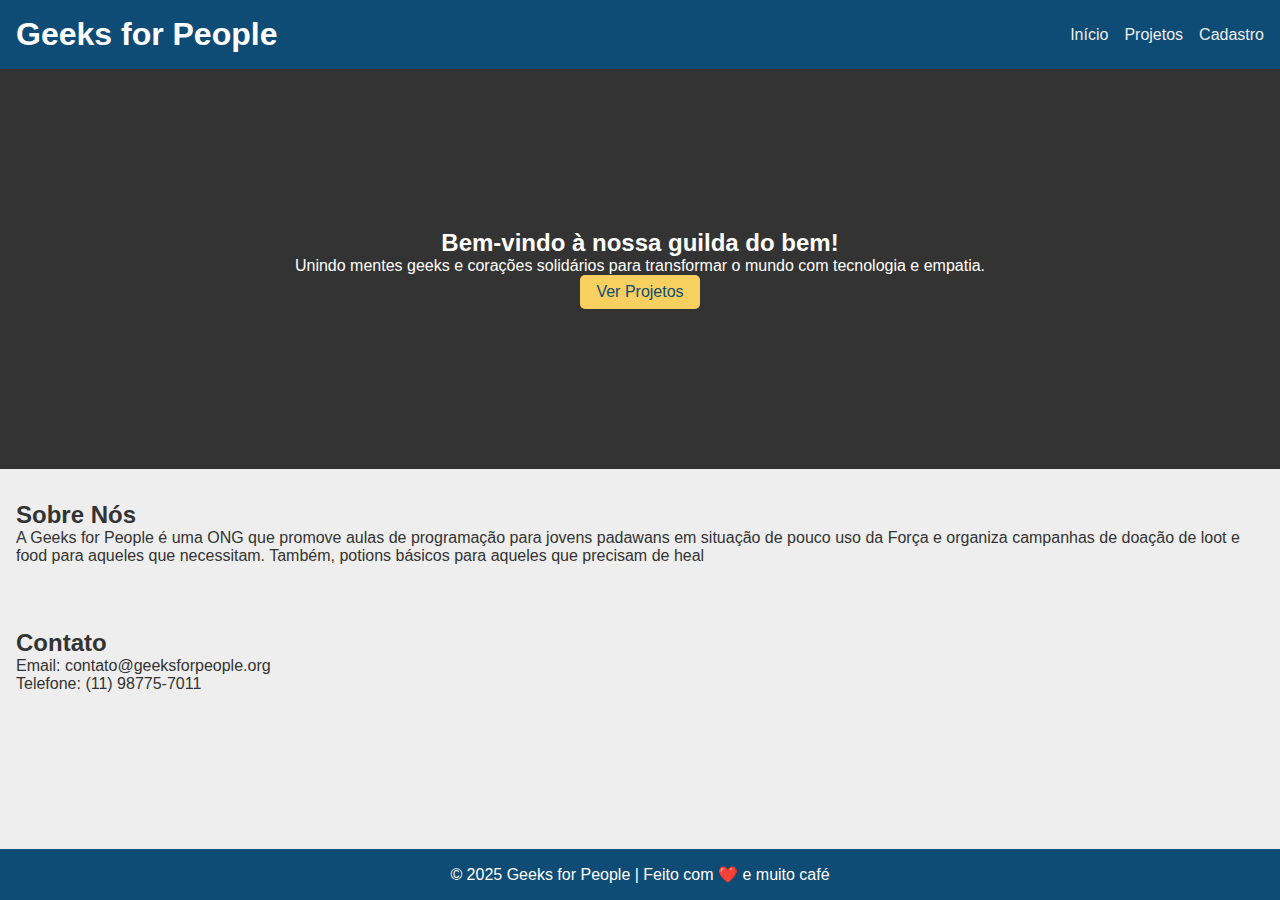
<file: Experiencia pratica 1/index.html>
<!DOCTYPE html>
<html lang="pt-BR">
<head>
    <meta charset="UTF-8">
    <meta name="viewport" content="width=device-width, initial-scale=1.0">
    <title>Geeks for People - Início</title>
    <link rel="stylesheet" href="assets/css/styles.css">
</head>
<body>
    <header>
        <h1>Geeks for People</h1>
        <nav>
            <ul>
                <li><a href="index.html">Início</a></li>
                <li><a href="projetos.html">Projetos</a></li>
                <li><a href="cadastro.html">Cadastro</a></li>
            </ul>
        </nav>
    </header>

    <main>
        <section class="hero">
            <h2>Bem-vindo à nossa guilda do bem!</h2>
            <p>Unindo mentes geeks e corações solidários para transformar o mundo com tecnologia e empatia.</p>
            <a href="projetos.html" class="btn">Ver Projetos</a>
        </section>

        <section class="sobre">
            <h2>Sobre Nós</h2>
            <p>A Geeks for People é uma ONG que promove aulas de programação para jovens padawans em situação de pouco uso da Força e organiza campanhas de doação de loot e food para aqueles que necessitam.
            Também, potions básicos para aqueles que precisam de heal</p>
        </section>

        <section class="contato">
            <h2>Contato</h2>
            <p>Email: contato@geeksforpeople.org</p>
            <p>Telefone: (11) 98775-7011</p>
        </section>
    </main>

    <footer>
        <p>&copy; 2025 Geeks for People | Feito com ❤️ e muito café</p>
    </footer>
</body>
</html>
</file>
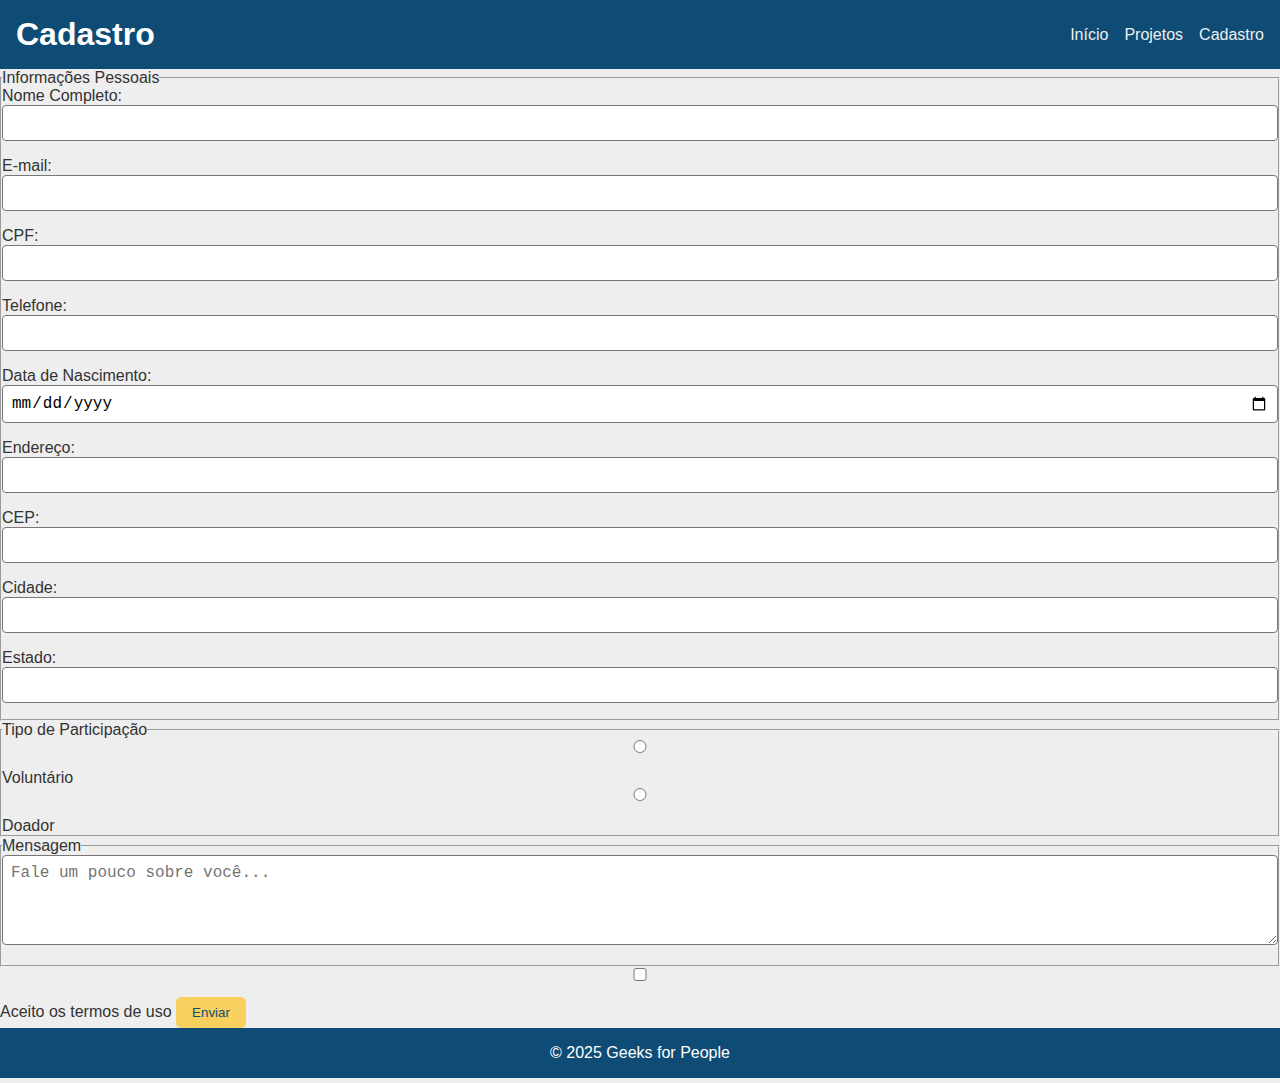
<file: Experiencia pratica 1/cadastro.html>
<!DOCTYPE html>
<html lang="pt-BR">
<head>
    <meta charset="UTF-8">
    <meta name="viewport" content="width=device-width, initial-scale=1.0">
    <title>Cadastro - Geeks for People</title>
    <link rel="stylesheet" href="assets/css/styles.css">
    <script src="assets/js/masks.js" defer></script>
</head>
<body>
    <header>
        <h1>Cadastro</h1>
        <nav>
            <ul>
                <li><a href="index.html">Início</a></li>
                <li><a href="projetos.html">Projetos</a></li>
                <li><a href="cadastro.html">Cadastro</a></li>
            </ul>
        </nav>
    </header>

    <main>
        <form>
            <fieldset>
                <legend>Informações Pessoais</legend>
                <label>Nome Completo: <input type="text" name="nome" required></label>
                <label>E-mail: <input type="email" name="email" required></label>
                <label>CPF: <input type="text" id="cpf" name="cpf" required></label>
                <label>Telefone: <input type="tel" id="telefone" name="telefone" required></label>
                <label>Data de Nascimento: <input type="date" name="nascimento" required></label>
                <label>Endereço: <input type="text" name="endereco" required></label>
                <label>CEP: <input type="text" id="cep" name="cep" required></label>
                <label>Cidade: <input type="text" name="cidade" required></label>
                <label>Estado: <input type="text" name="estado" required></label>
            </fieldset>

            <fieldset>
                <legend>Tipo de Participação</legend>
                <label><input type="radio" name="tipo" value="voluntario" required> Voluntário</label>
                <label><input type="radio" name="tipo" value="doador"> Doador</label>
            </fieldset>

            <fieldset>
                <legend>Mensagem</legend>
                <textarea name="mensagem" rows="4" placeholder="Fale um pouco sobre você..."></textarea>
            </fieldset>

            <label><input type="checkbox" required> Aceito os termos de uso</label>
            <button type="submit">Enviar</button>
        </form>
    </main>

    <footer>
        <p>&copy; 2025 Geeks for People</p>
    </footer>
</body>
</html>
</file>
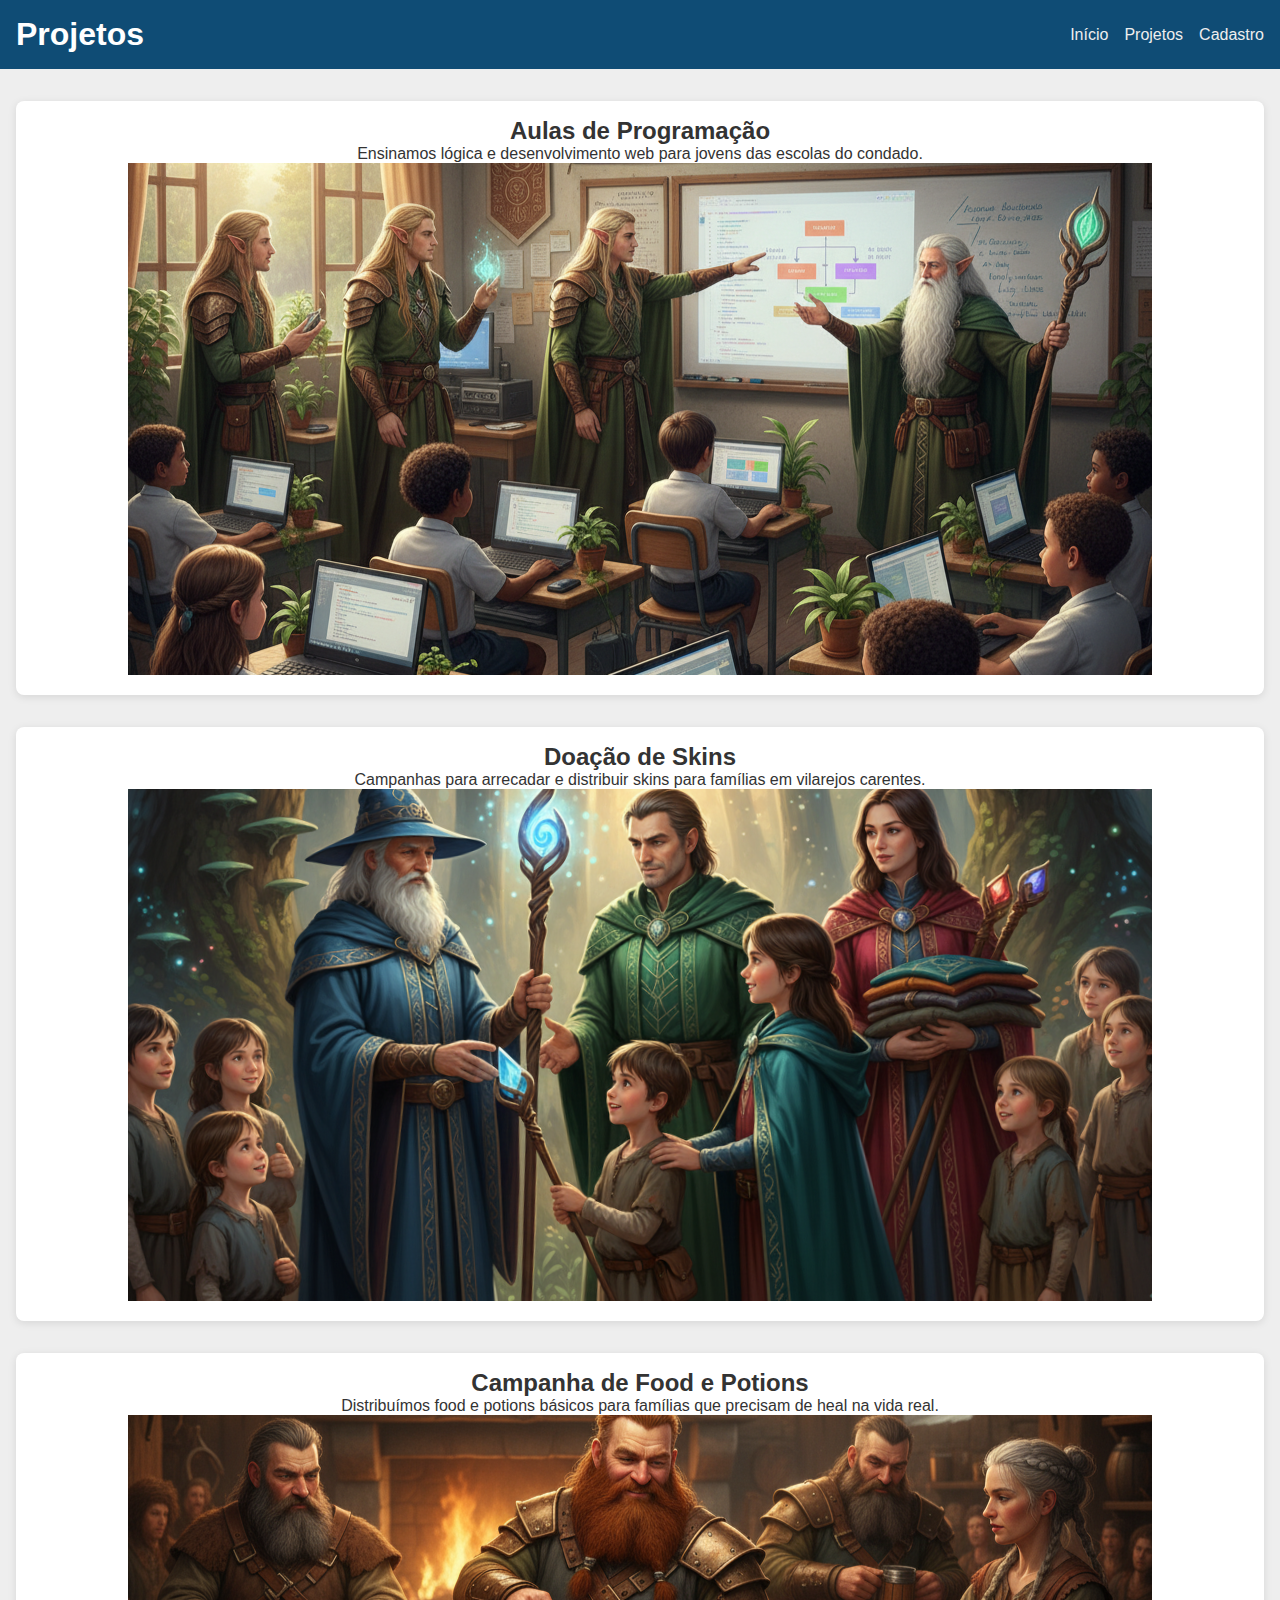
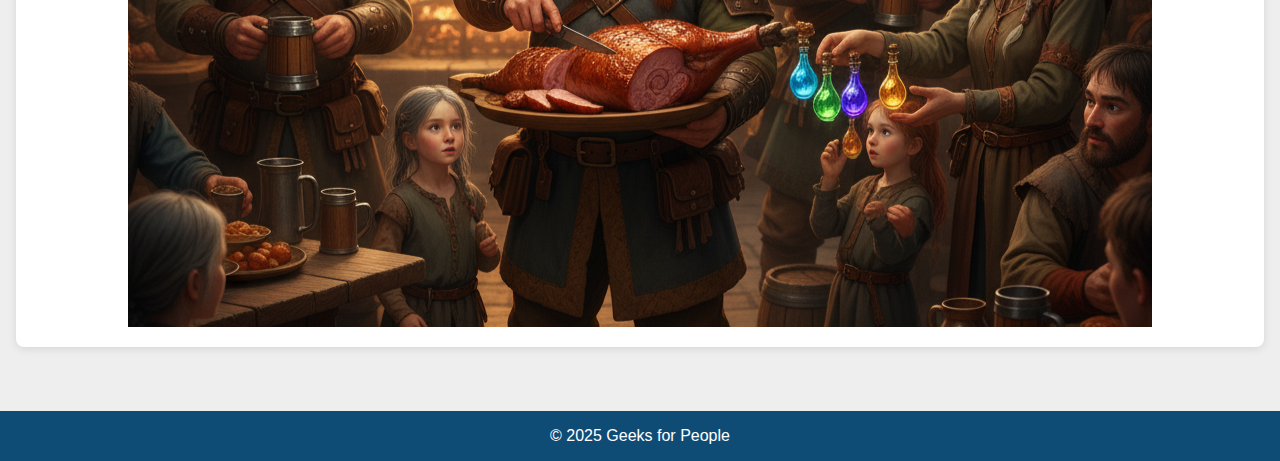
<file: Experiencia pratica 1/projetos.html>
<!DOCTYPE html>
<html lang="pt-BR">
<head>
    <meta charset="UTF-8">
    <meta name="viewport" content="width=device-width, initial-scale=1.0">
    <title>Geeks for People - Projetos</title>
    <link rel="stylesheet" href="assets/css/styles.css">
</head>
<body>
    <header>
        <h1>Projetos</h1>
        <nav>
            <ul>
                <li><a href="index.html">Início</a></li>
                <li><a href="projetos.html">Projetos</a></li>
                <li><a href="cadastro.html">Cadastro</a></li>
            </ul>
        </nav>
    </header>

    <main>
        <section>
            <article>
                <h2>Aulas de Programação</h2>
                <p>Ensinamos lógica e desenvolvimento web para jovens das escolas do condado.</p>
                <img src="assets/img/projects/proj1.png" alt="Aulas de programação">
            </article>

            <article>
                <h2>Doação de Skins</h2>
                <p>Campanhas para arrecadar e distribuir skins para famílias em vilarejos carentes.</p>
                <img src="assets/img/projects/proj2.png" alt="Doação de skins">
            </article>

            <article>
                <h2>Campanha de Food e Potions</h2>
                <p>Distribuímos food e potions básicos para famílias que precisam de heal na vida real.</p>
                <img src="assets/img/projects/proj3.png" alt="Campanha de alimentos">
            </article>
        </section>
    </main>

    <footer>
        <p>&copy; 2025 Geeks for People</p>
    </footer>
</body>
</html>
</file>
<file: Experiencia pratica 1/assets/css/styles.css>
/* =========================
   CSS Principal
   ========================= */

@import url('variables.css');
@import url('layout.css');
@import url('components.css');

/* Reset básico */
* {
    margin: 0;
    padding: 0;
    box-sizing: border-box;
}

/* Tipografia base */
body {
    font-family: 'Segoe UI', sans-serif;
    font-size: var(--font-md);
}

/* Links */
a {
    color: var(--gray-light);
    text-decoration: none;
}

a:hover {
    color: var(--gray-dark);
}
</file>
